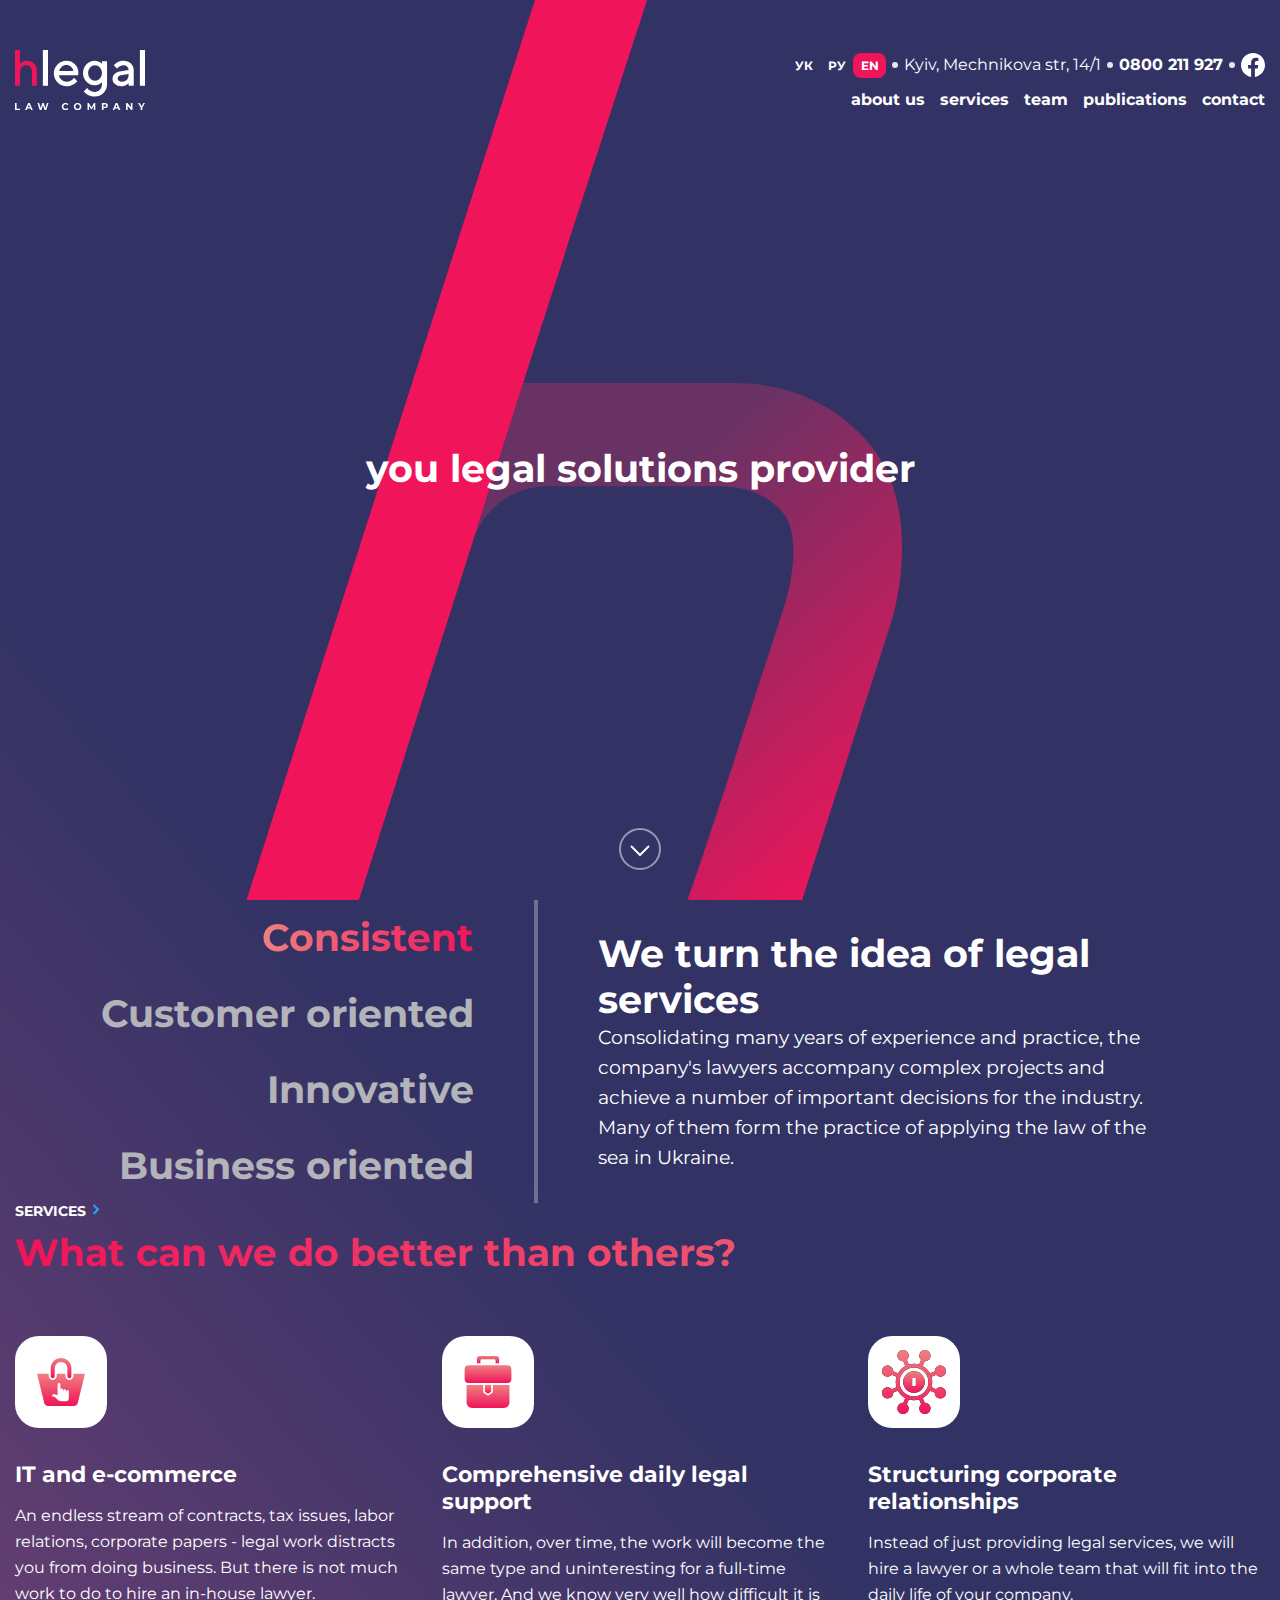
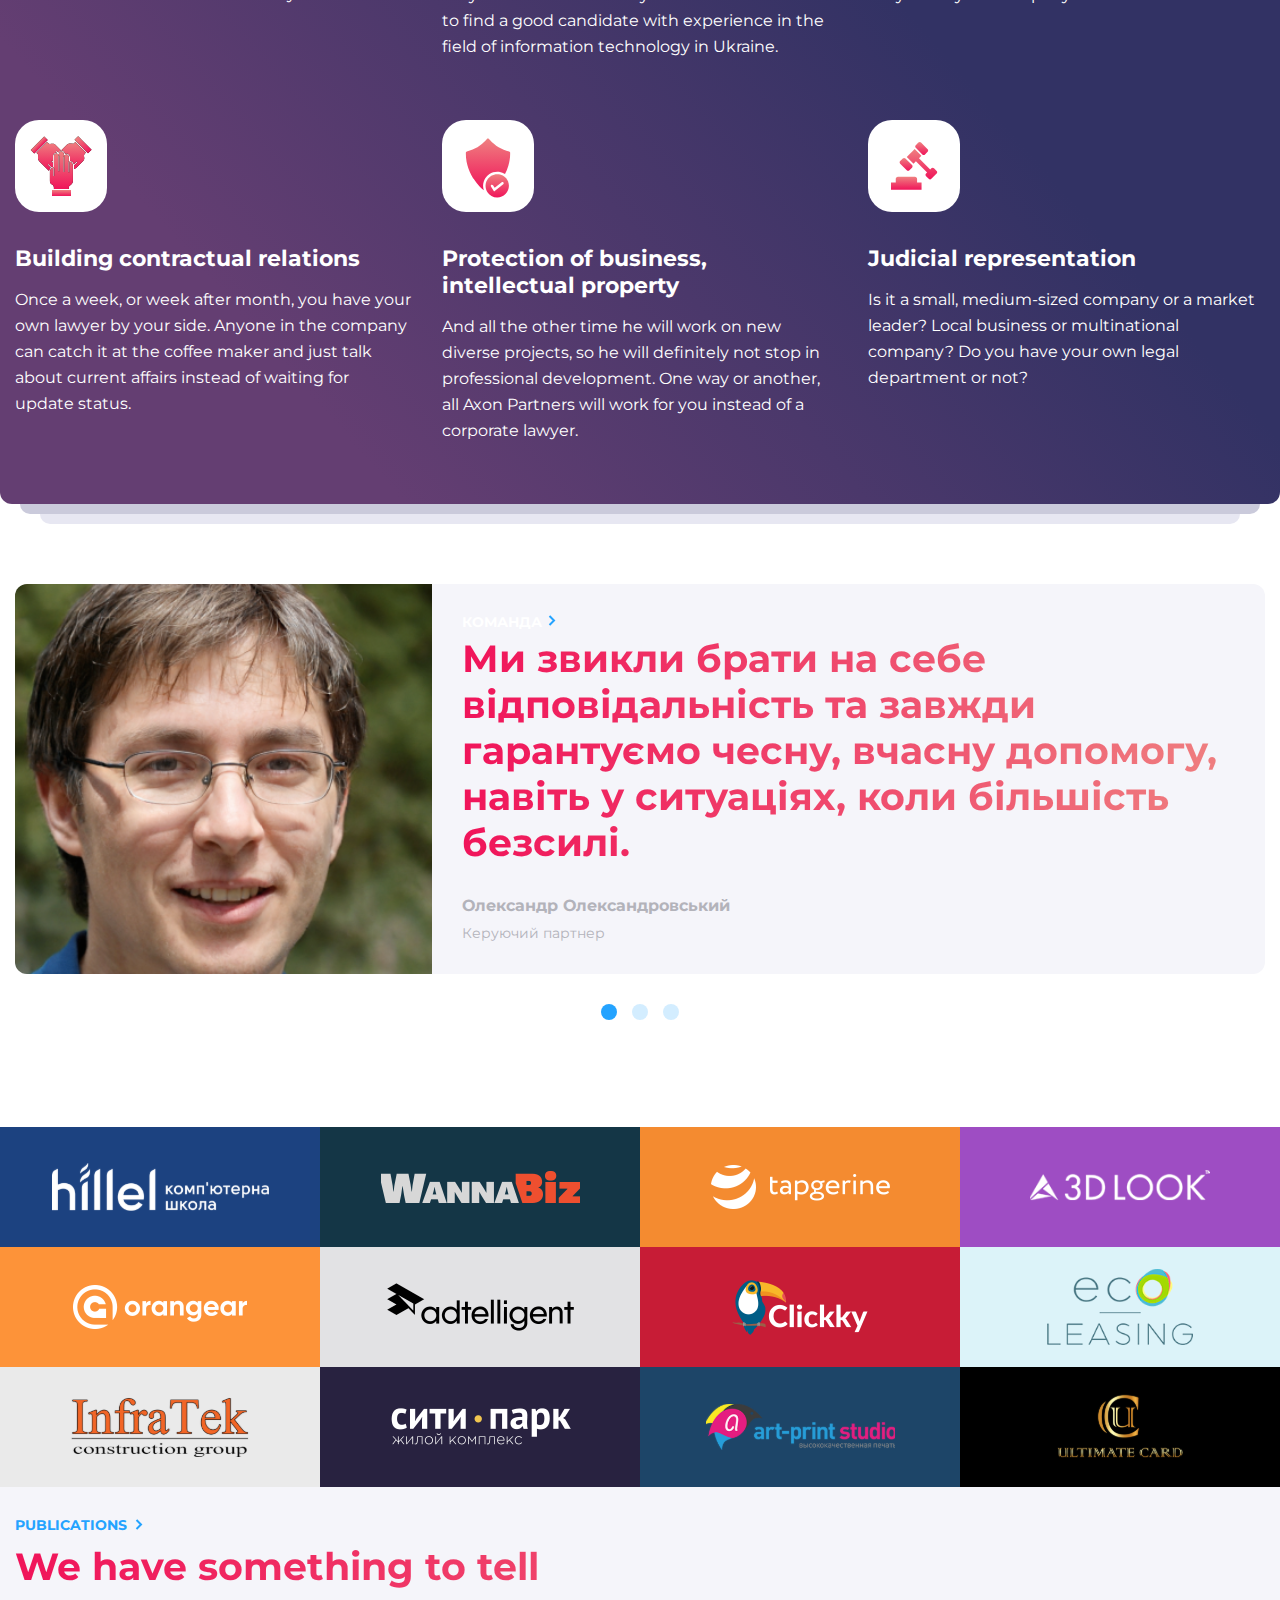
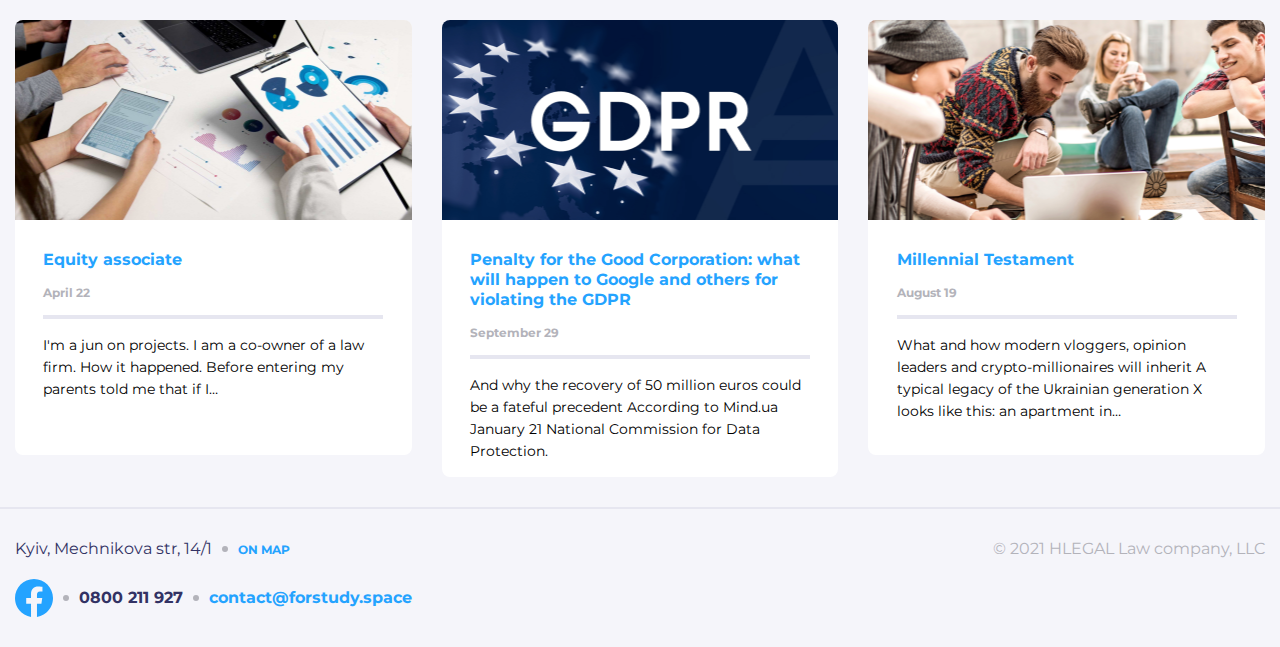
<file: index.html>
<!DOCTYPE html>
<html lang="en">

<head>
	<meta charset="UTF-8">
	<meta http-equiv="X-UA-Compatible"
		content="IE=edge">
	<meta name="viewport"
		content="width=device-width, initial-scale=1.0">
	<title>Hlegal</title>
	<link rel="preconnect"
		href="https://fonts.googleapis.com">
	<link rel="preconnect"
		href="https://fonts.gstatic.com"
		crossorigin>
	<link href="https://fonts.googleapis.com/css2?family=Montserrat:wght@400;700&display=swap"
		rel="stylesheet">
	<link rel="stylesheet"
		href="./styles/main.css">
</head>

<body>
	<header class="section-gradient">
		<div class="section-gradient__shadow section-gradient__shadow--1"></div>
		<div class="section-gradient__shadow section-gradient__shadow--2"></div>
		<input id="burger-btn"
			class="burger-btn"
			type="checkbox">
		<div class="mobile-navigation">
			<input id="mob-nav-close"
				class="mob-nav-close"
				type="checkbox">
			<label for="mob-nav-close"
				class="mob-nav-close__label"
				for=""></label>
			<ul class="mob-nav-close__list">
				<li><a class="mob-nav-close__item fw-bold"
						href="#">about us</a></li>
				<li><a class="mob-nav-close__item fw-bold"
						href="./pages/service-page.html">послуги</a></li>
				<li><a class="mob-nav-close__item fw-bold"
						href="#">команда</a></li>
				<li><a class="mob-nav-close__item fw-bold"
						href="#">публікації</a></li>
				<li><a class="mob-nav-close__item fw-bold"
						href="./pages/contact-form.html">контакти</a></li>
			</ul>
		</div>
		<div class="main-wrap">
			<div class="main-wrap-bg">
				<object class="main-wrap-bg__object"
					data="./assets/images/main/main-symbol.svg"
					type="">
				</object>
				<div class="header container">
					<div class="grid-header">
						<a class="grid-header__logo"
							href="./index.html"></a>
						<div class="grid-header__contacts">
							<form class="language-selection"
								enctype="multipart/form-data"
								method="post">
								<input value="ua"
									class="language-selection__btn"
									name="page-language"
									id="ua-language"
									type="radio">
								<label for="ua-language"
									class="language-selection__label txt-xtra-sm fw-bold">УК</label>
								<input value="ru"
									class="language-selection__btn"
									name="page-language"
									id="ru-language"
									type="radio">
								<label for="ru-language"
									class="language-selection__label txt-xtra-sm fw-bold">РУ</label>
								<input checked
									value="en"
									class="language-selection__btn"
									name="page-language"
									id="en-language"
									type="radio">
								<label for="en-language"
									class="language-selection__label txt-xtra-sm fw-bold">EN</label>
							</form>
							<div class="dot-separator"></div>
							<p class="header-row__header-txt header-row__header-txt--sm">
								Kyiv, Mechnikova str, 14/1
							</p>
							<object class="dot-separator"></object>
							<p
								class="phone_number header-row__header-txt header-row__header-mobile header-row__header-txt--bold fw-bold">
								0800 211 927
							</p>
							<object class="dot-separator"></object>
							<a class="grid-header__facebook-link"
								href="#"></a>
						</div>
						<div class="grid-header__navigation">
							<ul class="nav-list">
								<li class="nav-list--position"><a href="#"
										class="txt-regular-sm fw-bold">about us</a>
								</li>
								<li class="nav-list--position"><a href="./pages/service-page.html"
										class="txt-regular-sm fw-bold">services</a>
								</li>
								<li class="nav-list--position"><a href="#"
										class="txt-regular-sm fw-bold">team</a></li>
								<li class="nav-list--position"><a href="#"
										class="txt-regular-sm fw-bold">publications</a>
								</li>
								<li class="nav-list--position"><a href="./pages/contact-form.html"
										class="txt-regular-sm fw-bold">contact</a>
								</li>
							</ul>
						</div>
						<div class="grid-header__mobile-navigation">

							<label class="burger-btn__label"
								for="burger-btn"></label>
						</div>
					</div>
					<h3 class="second-section txt-large fw-bold tb-sm-mr">
						you legal solutions provider
					</h3>
					<a href="#services"
						class="circle-btn"></a>
				</div>
			</div>
		</div>
		<div class="third-section third-section--position container">
			<ul class="advantages">
				<input checked
					name="advantages"
					id="Consistent"
					type="radio">
				<label class="txt-large fw-bold advantages__list"
					for="Consistent">Consistent</label>
				<input name="advantages"
					id="Customer_oriented"
					type="radio">
				<label class="txt-large fw-bold advantages__list"
					for="Customer_oriented">Customer oriented</label>
				<input name="advantages"
					id="Innovative"
					type="radio">
				<label class="txt-large fw-bold advantages__list"
					for="Innovative">Innovative</label>
				<input name="advantages"
					id="Business_oriented"
					type="radio">
				<label class="txt-large fw-bold advantages__list"
					for="Business_oriented">Business oriented</label>
			</ul>
			<div class="third-section__separator-rectang"></div>
			<div class="advantages__box">
				<h4 class="txt-large fw-bold txt-regular-mobile">
					We turn the idea of legal services
				</h4>
				<p class="advantages__txt regular-up">
					Consolidating many years of experience and practice, the company's lawyers accompany complex projects and
					achieve a number of important decisions for the industry. Many of them form the practice of applying the law
					of the sea in Ukraine.
				</p>
			</div>
		</div>
		<div class="services services--position container">
			<div class="services__title">
				<a id="services"
					class="txt-sm txt-link fw-bold"
					href="#">Services<object data="./assets/images/main/blue-arrow.svg"
						type=""></object></a>
				<h4 class="services__subheading txt-large fw-bold txt-grad-purple">
					What can we do better than others?
				</h4>
			</div>
			<div class="services__cards">
				<div class="card col-4 col-sm-6 col-xsm-12">
					<object data="./assets/images/main/basket_symbol.svg"
						type=""></object>
					<h5 class="card__title card__title--position txt-bold fw-bold">
						IT and e-commerce
					</h5>
					<p class="card__txt card__txt--position txt-regular">
						An endless stream of contracts, tax issues, labor relations, corporate papers - legal work distracts you
						from doing business. But there is not much work to do to hire an in-house lawyer.
					</p>
				</div>
				<div class="card col-4 col-sm-6 col-xsm-12">
					<object data="./assets/images/main/diplomat-sybmol.svg"
						type=""></object>
					<h5 class="card__title card__title--position txt-bold fw-bold">
						Comprehensive daily
						legal support
					</h5>
					<p class="card__txt card__txt--position txt-regular">
						In addition, over time, the work will become the same type and uninteresting for a full-time lawyer. And
						we know very well how difficult it is to find a good candidate with experience in the field of
						information
						technology in Ukraine.
					</p>
				</div>
				<div class="card col-4 col-sm-6 col-xsm-12">
					<object data="./assets/images/main/structure-symbol.svg"
						type=""></object>
					<h5 class="card__title card__title--position txt-bold fw-bold">
						Structuring corporate relationships
					</h5>
					<p class="card__txt card__txt--position txt-regular">
						Instead of just providing legal services, we will hire a lawyer or a whole team that will fit into the
						daily life of your company.
					</p>
				</div>
				<div class="card col-4 col-sm-6 col-xsm-12">
					<object data="./assets/images/main/team-symbol.svg"
						type=""></object>
					<h5 class="card__title card__title--position txt-bold fw-bold">
						Building contractual relations
					</h5>
					<p class="card__txt card__txt--position txt-regular">
						Once a week, or week after month, you have your own lawyer by your side. Anyone in the company can catch
						it at the coffee maker and just talk about current affairs instead of waiting for update status.
					</p>
				</div>
				<div class="card col-4 col-sm-6 col-xsm-12">
					<object data="./assets/images/main/shield-symbol.svg"
						type=""></object>
					<h5 class="card__title card__title--position txt-bold fw-bold">
						Protection of business, intellectual property
					</h5>
					<p class="card__txt card__txt--position txt-regular">
						And all the other time he will work on new diverse projects, so he will definitely not stop in
						professional development. One way or another, all Axon Partners will work for you instead of a corporate
						lawyer.
					</p>
				</div>
				<div class="card col-4 col-sm-6 col-xsm-12">
					<object data="./assets/images/main/judjment-symbol.svg"
						type=""></object>
					<h5 class="card__title card__title--position txt-bold fw-bold">
						Judicial representation
					</h5>
					<p class="card__txt card__txt--position txt-regular">
						Is it a small, medium-sized company or a market leader? Local business or multinational company? Do you
						have your own legal department or not?
					</p>
				</div>
			</div>
		</div>
	</header>
	<main class="main">
		<div class="reviews container">
			<div class="review-card">
				<div class="review-card__img col-tbhd-6 col-4"></div>
				<div class="review  col-tbhd-6 col-8">
					<a class="txt-sm txt-link fw-bold txt-link--position"
						href="#">команда<object data="./assets/images/main/blue-arrow.svg"
							type=""></object></a>
					<h3 class="txt-large-mobile txt-large fw-bold review__paragraph review__paragraph--position">
						Ми звикли брати на себе відповідальність та завжди гарантуємо чесну, вчасну допомогу, навіть у ситуаціях,
						коли більшість безсилі.
					</h3>
					<h4 class="txt-regular-sm fw-bold review__name review__name--position">
						Олександр Олександровський
					</h4>
					<p class="txt-sm-up review__post review__post--position">
						Керуючий партнер
					</p>
				</div>
			</div>
			<div class="carousel">
				<input checked
					class="carousel__input"
					id="1"
					name="review-carousel"
					type="radio">
				<label class="carousel__btn"
					for="1"></label>
				<input class="carousel__input"
					id="2"
					name="review-carousel"
					type="radio">
				<label class="carousel__btn"
					for="2"></label>
				<input class="carousel__input"
					id="3"
					name="review-carousel"
					type="radio">
				<label class="carousel__btn"
					for="3"></label>
			</div>
		</div>
		<div class="partners">
			<h3 class="fw-bold txt-sm partners__title partners__title--position">
				They already trust us
			</h3>
			<div class="partners__box">
				<div class="partners__cell partners__cell--color-1 col-3 col-sm-4 col-xsm-12">
					<object class="partners__object"
						data="./assets/images/main/partners/hillel-logo.svg"
						type=""></object>
				</div>
				<div class="partners__cell partners__cell--color-2 col-3 col-sm-4 col-xsm-12">
					<object class="partners__object"
						data="./assets/images/main/partners/wanna_biz-logo.svg"
						type=""></object>
				</div>
				<div class="partners__cell partners__cell--color-3 col-3 col-sm-4 col-xsm-12">
					<object class="partners__object"
						data="./assets/images/main/partners/tapgerine-logo.svg"
						type=""></object>
				</div>
				<div class="partners__cell partners__cell--color-4 col-3 col-sm-4 col-xsm-12">
					<object class="partners__object"
						data="./assets/images/main/partners/3d_look-logo.svg"
						type=""></object>
				</div>
				<div class="partners__cell partners__cell--color-5 col-3 col-sm-4 col-xsm-12">
					<object class="partners__object"
						data="./assets/images/main/partners/orange_gear-logo.svg"
						type=""></object>
				</div>
				<div class="partners__cell partners__cell--color-6 col-3 col-sm-4 col-xsm-12">
					<object class="partners__object"
						data="./assets/images/main/partners/adtelligent-logo.svg"
						type=""></object>
				</div>
				<div class="partners__cell partners__cell--color-7 col-3 col-sm-4 col-xsm-12">
					<object class="partners__object"
						data="./assets/images/main/partners/clickky-logo.svg"
						type=""></object>
				</div>
				<div class="partners__cell partners__cell--color-8 col-3 col-sm-4 col-xsm-12">
					<object class="partners__object"
						data="./assets/images/main/partners/ecolease-logo.svg"
						type=""></object>
				</div>
				<div class="partners__cell partners__cell--color-9 col-3 col-sm-4 col-xsm-12">
					<object class="partners__object"
						data="./assets/images/main/partners/infra_tek-logo.svg"
						type=""></object>
				</div>
				<div class="partners__cell partners__cell--color-10 col-3 col-sm-4 col-xsm-12">
					<object class="partners__object"
						data="./assets/images/main/partners/city_park-logo.svg"
						type=""></object>
				</div>
				<div class="partners__cell partners__cell--color-11 col-3 col-sm-4 col-xsm-12">
					<object class="partners__object"
						data="./assets/images/main/partners/art_print-logo.svg"
						type=""></object>
				</div>
				<div class="partners__cell partners__cell--color-12 col-3 col-sm-4 col-xsm-12">
					<object class="partners__object"
						data="./assets/images/main/partners/altimate_card-logo.svg"
						type=""></object>
				</div>
			</div>
		</div>
		<div class="last-section__bg">
			<div class="last-section container">
				<a class="txt-sm txt-link fw-bold txt-link--position"
					href="#">Publications<object data="./assets/images/main/blue-arrow.svg"
						type=""></object></a>
				<h3 class="last-section__title fw-bold txt-large txt-grad-purple">
					We have something to tell
				</h3>
				<div class="last-section__cards">
					<div class="col-4 col-sm-6 col-sm-6--pad col-xsm-12">
						<div class="publication-card">
							<div class="publication-card__object publication-card__object--tablets"></div>
							<div class="publication-card__box">
								<h4 class="fw-bold txt-regular-sm publication-card__title publication-card__title--position">
									Equity associate
								</h4>
								<p class="txt-xtra-sm fw-bold publication-card__date publication-card__date--position">
									April 22
								</p>
								<P class="txt-sm-up publication-card__txt publication-card__txt--position">
									I'm a jun on projects. I am a co-owner of a law firm. How it happened. Before entering my parents told
									me
									that if I…
								</P>
							</div>
						</div>
					</div>
					<div class="col-4 col-sm-6 col-sm-6--pad col-xsm-12">
						<div class="publication-card">
							<div class="publication-card__object publication-card__object--gdpr"></div>
							<div class="publication-card__box">
								<h4 class="fw-bold txt-regular-sm publication-card__title publication-card__title--position">
									Penalty for the Good Corporation: what will happen to Google and others for violating the GDPR
								</h4>
								<p class="txt-xtra-sm fw-bold publication-card__date publication-card__date--position">
									September 29
								</p>
								<P class="txt-sm-up publication-card__txt publication-card__txt--position">
									And why the recovery of 50 million euros could be a fateful precedent According to Mind.ua January 21
									National Commission for Data Protection.
								</P>
							</div>
						</div>
					</div>
					<div class="col-4 col-sm-12 col-xsm-12">
						<div class="publication-card">
							<div class="publication-card__object publication-card__object--team"></div>
							<div class="publication-card__box">
								<h4 class="fw-bold txt-regular-sm publication-card__title publication-card__title--position">
									Millennial Testament
								</h4>
								<p class="txt-xtra-sm fw-bold publication-card__date publication-card__date--position">
									August 19
								</p>
								<P class="txt-sm-up publication-card__txt publication-card__txt--position">
									What and how modern vloggers, opinion leaders and crypto-millionaires will inherit A typical legacy of
									the
									Ukrainian generation X looks like this: an apartment in…
								</P>
							</div>
						</div>
					</div>
				</div>
			</div>
		</div>
	</main>
	<footer class="footer">
		<div class="footer-box container">
			<div>
				<div class="footer__row">
					<p class="txt-regular-sm footer__txt--night-sky">
						Kyiv, Mechnikova str, 14/1
					</p>
					<div class="footer__dot-separ"></div>
					<a class="txt-xtra-sm fw-bold footer__map"
						href="#">
						On map
					</a>
				</div>
				<div class="footer__row">
					<object data="./assets/images/footer/facebook_blue-logo.svg"
						type=""></object>
					<div class="footer__dot-separ"></div>
					<p class="txt-regular-sm fw-bold footer__txt--position footer__txt--night-sky">
						0800 211 927
					</p>
					<div class="footer__dot-separ"></div>
					<p class="txt-regular-sm fw-bold footer__txt--position footer__txt--blue">
						contact@forstudy.space
					</p>
				</div>
			</div>
			<p class="txt-regular-sm footer__copyright--position footer__copyright">
				© 2021 HLEGAL Law company, LLC
			</p>
		</div>
	</footer>
</body>

</html>
</file>
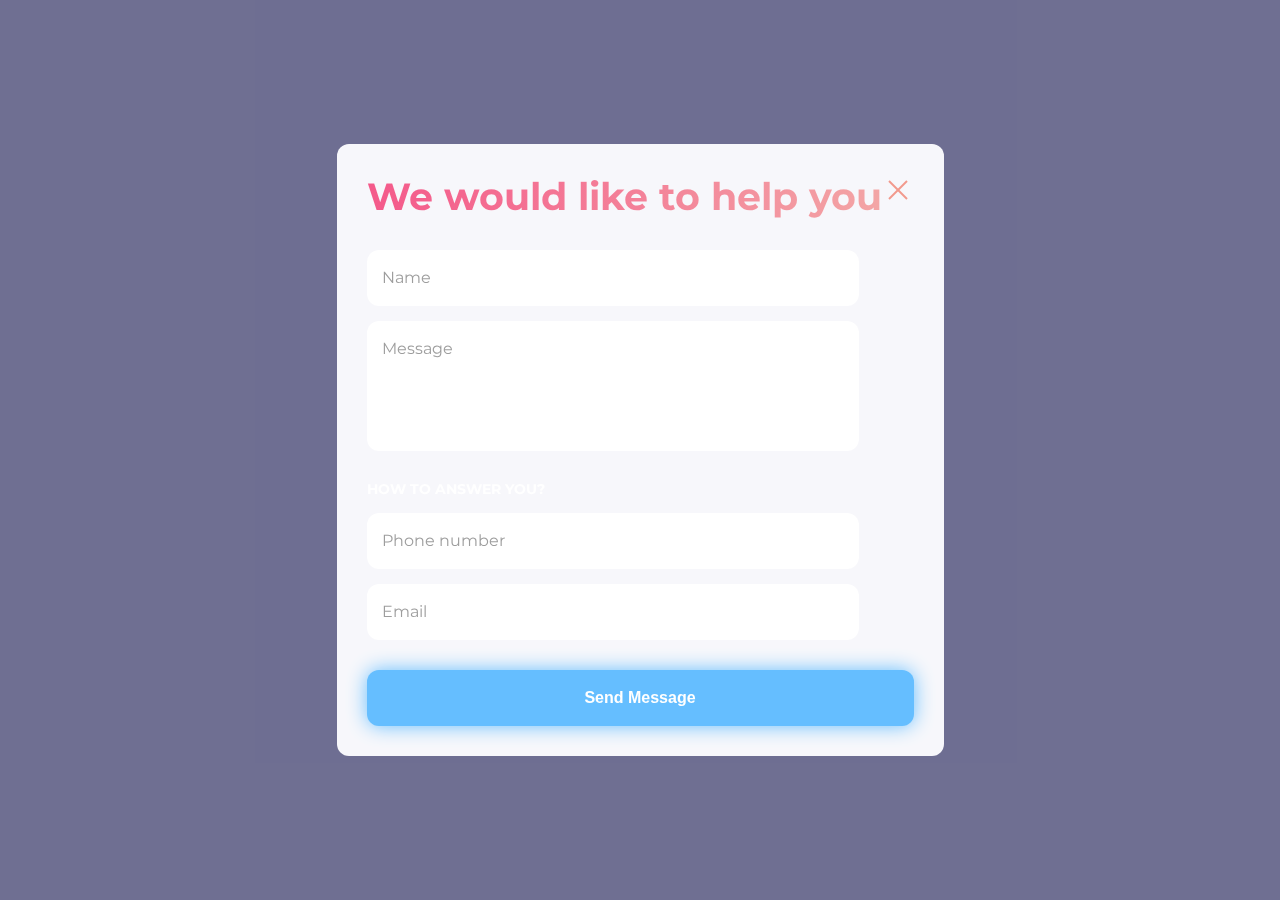
<file: pages/contact-form.html>
<!DOCTYPE html>
<html lang="en">

<head>
	<meta charset="UTF-8">
	<meta http-equiv="X-UA-Compatible"
		content="IE=edge">
	<meta name="viewport"
		content="width=device-width, initial-scale=1.0">
	<title>Contact form</title>
	<link rel="preconnect"
		href="https://fonts.googleapis.com">
	<link rel="preconnect"
		href="https://fonts.gstatic.com"
		crossorigin>
	<link href="https://fonts.googleapis.com/css2?family=Montserrat:wght@400;700&display=swap"
		rel="stylesheet">
	<link rel="stylesheet"
		href="../styles/main.css">
</head>

<body>
	<div class="contact-form__main">
		<div class="container">
			<div class="contact-form-box">
				<div class="contact-form-box__container">
					<div class="div">
						<h3 class="contact-form-box__subheading txt-large-mobile txt-large fw-bold txt-grad-purple">
							We would like to help you
						</h3>
						<a class="contact-form-box__close-btn"
							href="../index.html"></a>
					</div>
					<form class="contact-form"
						action="#"
						method="post"
						enctype="multipart/form-data">
						<input placeholder="Name"
							class="contact-form__input txt-regular"
							type="text">
						<input class="contact-form__input txt-regular contact-form__input--size"
							type="text"
							placeholder="Message"></input>
						<p class="contact-form__user-data txt-sm fw-bold contact-form__user-data--size">
							How to answer you?
						</p>
						<input placeholder="Phone number"
							class="contact-form__input txt-regular"
							type="text">
						<input placeholder="Email"
							class="contact-form__input txt-regular"
							type="text">
						<button class="contact-form__send-btn txt-regular-sm fw-bold contact-form__send-btn--size"
							type="submit">Send Message</button>
					</form>
				</div>
			</div>
		</div>
	</div>
</body>

</html>
</file>
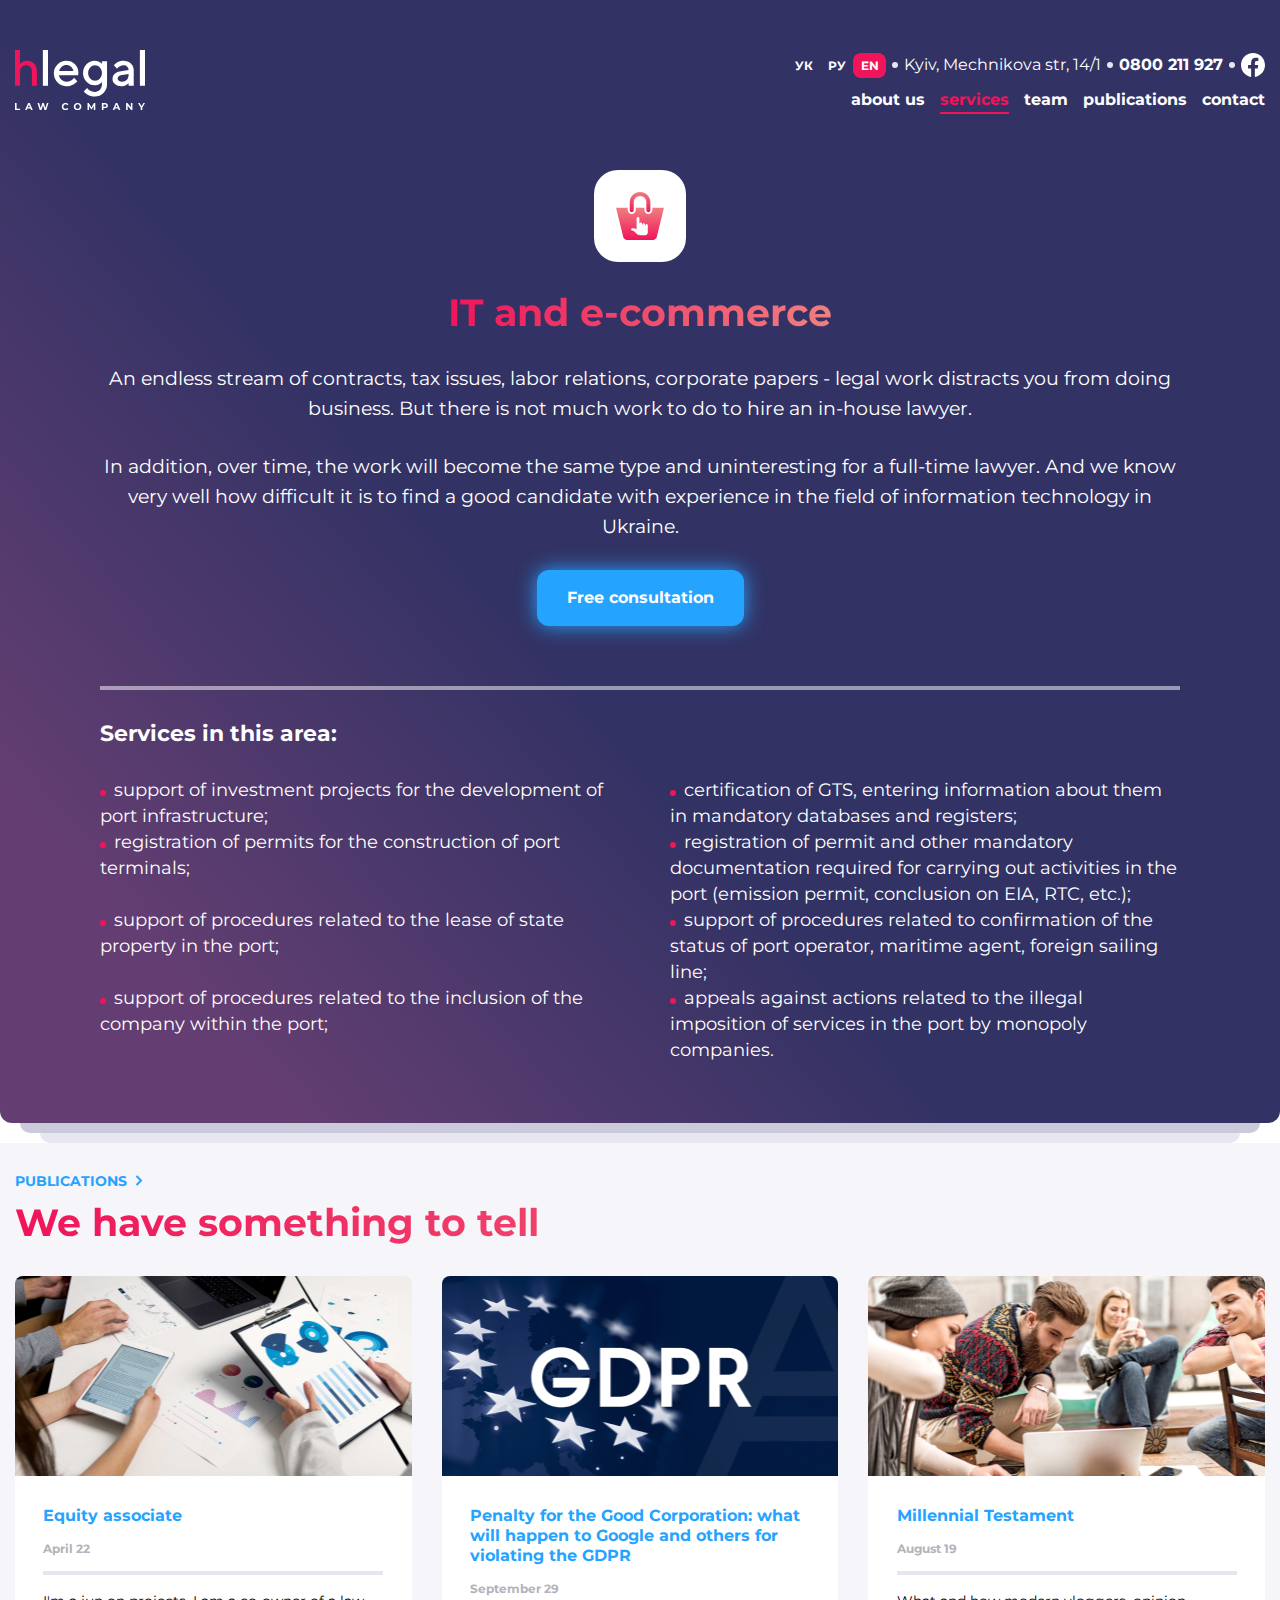
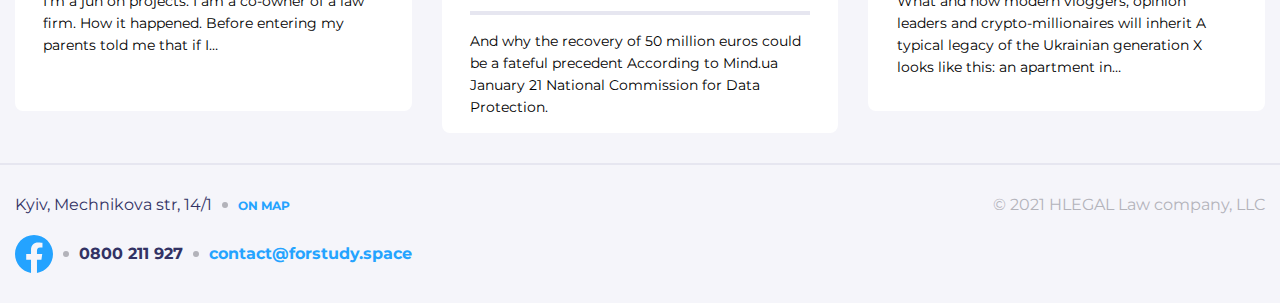
<file: pages/service-page.html>
<!DOCTYPE html>
<html lang="en">

<head>
	<meta charset="UTF-8">
	<meta http-equiv="X-UA-Compatible"
		content="IE=edge">
	<meta name="viewport"
		content="width=device-width, initial-scale=1.0">
	<title>Services</title>
	<link rel="preconnect"
		href="https://fonts.googleapis.com">
	<link rel="preconnect"
		href="https://fonts.gstatic.com"
		crossorigin>
	<link href="https://fonts.googleapis.com/css2?family=Montserrat:wght@400;700&display=swap"
		rel="stylesheet">
	<link rel="stylesheet"
		href="../styles/main.css">
</head>

<body>
	<header class="section-gradient">
		<div class="section-gradient__shadow section-gradient__shadow--1"></div>
		<div class="section-gradient__shadow section-gradient__shadow--2"></div>
		<input id="burger-btn"
			class="burger-btn"
			type="checkbox">
		<div class="mobile-navigation">
			<input id="mob-nav-close"
				class="mob-nav-close"
				type="checkbox">
			<label for="mob-nav-close"
				class="mob-nav-close__label"
				for=""></label>
			<ul class="mob-nav-close__list">
				<li><a class="mob-nav-close__item fw-bold"
						href="#">about us</a></li>
				<li><a class="mob-nav-close__item fw-bold"
						href="./pages/service-page.html">послуги</a></li>
				<li><a class="mob-nav-close__item fw-bold"
						href="#">команда</a></li>
				<li><a class="mob-nav-close__item fw-bold"
						href="#">публікації</a></li>
				<li><a class="mob-nav-close__item fw-bold"
						href="./pages/contact-form.html">контакти</a></li>
			</ul>
		</div>
		<div class="main-wrap">
			<div class="header container">
				<div class="grid-header">
					<a class="grid-header__logo grid-header__logo--serv"
						href="../index.html"></a>
					<div class="grid-header__contacts grid-header__contacts--serv">
						<form class="language-selection"
							enctype="multipart/form-data"
							method="post">
							<input value="ua"
								class="language-selection__btn"
								name="page-language"
								id="ua-language"
								type="radio">
							<label for="ua-language"
								class="language-selection__label txt-xtra-sm fw-bold">УК</label>
							<input value="ru"
								class="language-selection__btn"
								name="page-language"
								id="ru-language"
								type="radio">
							<label for="ru-language"
								class="language-selection__label txt-xtra-sm fw-bold">РУ</label>
							<input checked
								value="en"
								class="language-selection__btn"
								name="page-language"
								id="en-language"
								type="radio">
							<label for="en-language"
								class="language-selection__label txt-xtra-sm fw-bold">EN</label>
						</form>
						<div class="dot-separator"></div>
						<p class="header-row__header-txt header-row__header-txt--sm">
							Kyiv, Mechnikova str, 14/1
						</p>
						<object class="dot-separator"></object>
						<p
							class="phone_number header-row__header-txt header-row__header-mobile header-row__header-txt--bold fw-bold">
							0800 211 927
						</p>
						<object class="dot-separator"></object>
						<a class="grid-header__facebook-link"
							href="#"></a>
					</div>
					<div class="grid-header__navigation">
						<ul class="nav-list">
							<li class="nav-list--position"><a href="#"
									class="txt-regular-sm fw-bold">about us</a>
							</li>
							<li class="nav-list--position nav-list--active"><a href="../pages/service-page.html"
									class="txt-regular-sm fw-bold">services</a>
							</li>
							<li class="nav-list--position"><a href="#"
									class="txt-regular-sm fw-bold">team</a></li>
							<li class="nav-list--position"><a href="#"
									class="txt-regular-sm fw-bold">publications</a>
							</li>
							<li class="nav-list--position"><a href="../pages/contact-form.html"
									class="txt-regular-sm fw-bold">contact</a>
							</li>
						</ul>
					</div>
					<div class="grid-header__mobile-navigation grid-header__mobile-navigation--serv">
						<label class="burger-btn__label"
							for="burger-btn"></label>
					</div>
				</div>
				<div class="big-card big-card--mr">
					<object class="big-card__object"
						data="../assets/images/main/basket_symbol.svg"
						type=""></object>
					<h3 class="big-card__title fw-bold txt-large txt-grad-purple">
						IT and e-commerce
					</h3>
					<p class="big-card__paragraph big-card__paragraph--mr regular-up">
						An endless stream of contracts, tax issues, labor relations, corporate papers - legal work distracts you
						from doing business. But there is not much work to do to hire an in-house lawyer.
					</p>
					<p class="big-card__paragraph big-card__paragraph--mr regular-up">
						In addition, over time, the work will become the same type and uninteresting for a full-time lawyer. And we
						know very well how difficult it is to find a good candidate with experience in the field of information
						technology in Ukraine.
					</p>
					<a class="big-card__btn big-card__btn--mr fw-bold txt-regular-sm"
						href="../pages/contact-form.html">Free consultation</a>
				</div>
				<div class="services-list services-list--mr">
					<h4 class="fw-bold txt-bold">
						Services in this area:
					</h4>
					<ul class="services-list__box services-list__box--mr">
						<li class="services-list__item regular-services col-6">support of investment projects for the development of
							port
							infrastructure;
						</li>
						<li class="services-list__item regular-services col-6 col-xsm-12">certification of GTS, entering information
							about them
							in mandatory databases and registers;</li>
						<li class="services-list__item regular-services col-6 col-xsm-12">registration of permits for the
							construction of port
							terminals;</li>
						<li class="services-list__item regular-services col-6 col-xsm-12">registration of permit and other mandatory
							documentation required for carrying out activities in the
							port (emission permit, conclusion on EIA, RTC, etc.);</li>
						<li class="services-list__item regular-services col-6 col-xsm-12">support of procedures related to the lease
							of state
							property in the port;</li>
						<li class="services-list__item regular-services col-6 col-xsm-12">support of procedures related to
							confirmation of the
							status of port operator, maritime agent, foreign
							sailing line;</li>
						<li class="services-list__item regular-services col-6 col-xsm-12">support of procedures related to the
							inclusion of the
							company within the port;</li>
						<li class="services-list__item regular-services col-6 col-xsm-12">appeals against actions related to the
							illegal
							imposition of services in the port by monopoly companies.
						</li>
					</ul>
				</div>
			</div>
		</div>
		</div>
	</header>
	<main>
		<div class="last-section__bg">
			<div class="last-section container">
				<a class="txt-sm txt-link fw-bold txt-link--position"
					href="#">Publications<object data="../assets/images/main/blue-arrow.svg"
						type=""></object></a>
				<h3 class="last-section__title fw-bold txt-large txt-grad-purple">
					We have something to tell
				</h3>
				<div class="last-section__cards">
					<div class="col-4 col-sm-6 col-sm-6--pad col-xsm-12">
						<div class="publication-card">
							<div class="publication-card__object publication-card__object--tablets"></div>
							<div class="publication-card__box">
								<h4 class="fw-bold txt-regular-sm publication-card__title publication-card__title--position">
									Equity associate
								</h4>
								<p class="txt-xtra-sm fw-bold publication-card__date publication-card__date--position">
									April 22
								</p>
								<P class="txt-sm-up publication-card__txt publication-card__txt--position">
									I'm a jun on projects. I am a co-owner of a law firm. How it happened. Before entering my parents told
									me
									that if I…
								</P>
							</div>
						</div>
					</div>
					<div class="col-4 col-sm-6 col-sm-6--pad col-xsm-12">
						<div class="publication-card">
							<div class="publication-card__object publication-card__object--gdpr"></div>
							<div class="publication-card__box">
								<h4 class="fw-bold txt-regular-sm publication-card__title publication-card__title--position">
									Penalty for the Good Corporation: what will happen to Google and others for violating the GDPR
								</h4>
								<p class="txt-xtra-sm fw-bold publication-card__date publication-card__date--position">
									September 29
								</p>
								<P class="txt-sm-up publication-card__txt publication-card__txt--position">
									And why the recovery of 50 million euros could be a fateful precedent According to Mind.ua January 21
									National Commission for Data Protection.
								</P>
							</div>
						</div>
					</div>
					<div class="col-4 col-sm-12 col-xsm-12">
						<div class="publication-card">
							<div class="publication-card__object publication-card__object--team"></div>
							<div class="publication-card__box">
								<h4 class="fw-bold txt-regular-sm publication-card__title publication-card__title--position">
									Millennial Testament
								</h4>
								<p class="txt-xtra-sm fw-bold publication-card__date publication-card__date--position">
									August 19
								</p>
								<P class="txt-sm-up publication-card__txt publication-card__txt--position">
									What and how modern vloggers, opinion leaders and crypto-millionaires will inherit A typical legacy of
									the
									Ukrainian generation X looks like this: an apartment in…
								</P>
							</div>
						</div>
					</div>
				</div>
			</div>
		</div>
	</main>
	<footer class="footer">
		<div class="footer-box container">
			<div>
				<div class="footer__row">
					<p class="txt-regular-sm footer__txt--night-sky">
						Kyiv, Mechnikova str, 14/1
					</p>
					<div class="footer__dot-separ"></div>
					<a class="txt-xtra-sm fw-bold footer__map"
						href="#">
						On map
					</a>
				</div>
				<div class="footer__row">
					<object data="../assets/images/footer/facebook_blue-logo.svg"
						type=""></object>
					<div class="footer__dot-separ"></div>
					<p class="txt-regular-sm fw-bold footer__txt--position footer__txt--night-sky">
						0800 211 927
					</p>
					<div class="footer__dot-separ"></div>
					<p class="txt-regular-sm fw-bold footer__txt--position footer__txt--blue">
						contact@forstudy.space
					</p>
				</div>
			</div>
			<p class="txt-regular-sm footer__copyright--position footer__copyright">
				© 2021 HLEGAL Law company, LLC
			</p>
		</div>
	</footer>

</body>

</html>
</file>
<file: styles/main.css>
html, body, div, span, applet, object, iframe,
h1, h2, h3, h4, h5, h6, p, blockquote, pre,
a, abbr, acronym, address, big, cite, code,
del, dfn, em, img, ins, kbd, q, s, samp,
small, strike, strong, sub, sup, tt, var,
b, u, i, center,
dl, dt, dd, ol, ul, li,
fieldset, form, label, legend,
table, caption, tbody, tfoot, thead, tr, th, td,
article, aside, canvas, details, embed,
figure, figcaption, footer, header, hgroup,
menu, nav, output, ruby, section, summary,
time, mark, audio, video {
  margin: 0;
  padding: 0;
  border: 0;
  font-size: 100%;
  font: inherit;
  vertical-align: baseline;
  text-decoration: none;
}

* {
  box-sizing: border-box;
}

/* HTML5 display-role reset for older browsers */
article, aside, details, figcaption, figure,
footer, header, hgroup, menu, nav, section {
  display: block;
}

body {
  line-height: 1;
}

ol, ul {
  list-style: none;
}

blockquote, q {
  quotes: none;
}

blockquote:before, blockquote:after,
q:before, q:after {
  content: '';
  content: none;
}

table {
  border-collapse: collapse;
  border-spacing: 0;
}

body {
  font-family: 'Montserrat', sans-serif;
}

.col-1 {
  width: 8.33%;
  padding: 0 15px;
  flex-grow: 1;
}

.col-2 {
  width: 16.66%;
  padding: 0 15px;
  flex-grow: 1;
}

.col-3 {
  width: 24.99%;
  padding: 0 15px;
  flex-grow: 1;
}

.col-4 {
  width: 33.32%;
  padding: 0 15px;
  flex-grow: 1;
}

.col-5 {
  width: 41.65%;
  padding: 0 15px;
  flex-grow: 1;
}

.col-6 {
  width: 49.98%;
  padding: 0 15px;
  flex-grow: 1;
}

.col-7 {
  width: 58.31%;
  padding: 0 15px;
  flex-grow: 1;
}

.col-8 {
  width: 66.64%;
  padding: 0 15px;
  flex-grow: 1;
}

.col-9 {
  width: 74.97%;
  padding: 0 15px;
  flex-grow: 1;
}

.col-10 {
  width: 83.3%;
  padding: 0 15px;
  flex-grow: 1;
}

.col-11 {
  width: 91.63%;
  padding: 0 15px;
  flex-grow: 1;
}

.col-12 {
  width: 99.96%;
  padding: 0 15px;
  flex-grow: 1;
}

.container {
  max-width: 1320px;
  padding: 0 15px;
  margin: 0 auto;
}

.txt-xtra-sm {
  color: #fff;
  font-weight: 400;
  font-size: 12px;
  line-height: 15px;
}

.txt-sm {
  color: #fff;
  font-weight: 400;
  font-size: 14px;
  line-height: 17px;
}

.txt-sm-up {
  color: #fff;
  font-weight: 400;
  font-size: 14px;
  line-height: 22px;
}

.txt-regular-sm {
  color: #fff;
  font-weight: 400;
  font-size: 16px;
  line-height: 20px;
}

.txt-regular {
  color: #fff;
  font-weight: 400;
  font-size: 16px;
  line-height: 26px;
}

.regular-up {
  color: #fff;
  font-weight: 400;
  font-size: 19px;
  line-height: 30px;
}

.regular-services {
  color: #fff;
  font-weight: 400;
  font-size: 18px;
  line-height: 26px;
}

.txt-bold {
  color: #fff;
  font-weight: 400;
  font-size: 22px;
  line-height: 27px;
}

.txt-large {
  color: #fff;
  font-weight: 400;
  font-size: 38px;
  line-height: 46px;
}

.fw-bold {
  font-weight: 700;
}

.txt-grad-purple {
  background-image: linear-gradient(90deg, #F0145A, #EF8080);
  -webkit-background-clip: text;
  -webkit-text-fill-color: transparent;
}

.section-gradient {
  position: relative;
  min-height: calc(100vh - 20px);
  background: linear-gradient(229deg, #323264 12%, #323264 57%, #643E72 87%);
  border-radius: 0 0 12px 12px;
  margin-bottom: 20px;
}

.section-gradient__shadow {
  position: absolute;
  height: 10px;
  border-radius: 0 0 12px 12px;
}

.section-gradient__shadow--1 {
  background-color: #CACADB;
  bottom: -10px;
  left: 20px;
  width: calc(100% - 40px);
}

.section-gradient__shadow--2 {
  background-color: #E7E7F2;
  bottom: -20px;
  left: 40px;
  width: calc(100% - 80px);
}

.main-wrap {
  min-height: 100vh;
  position: relative;
}

.main-wrap-bg {
  min-height: 100vh;
  width: 100%;
  position: absolute;
  display: flex;
  align-items: stretch;
  justify-content: center;
  overflow-x: hidden;
}

.main-wrap-bg__object {
  position: absolute;
  min-height: 100vh;
}

.header {
  position: relative;
  width: 100%;
  display: flex;
  flex-direction: column;
  justify-content: space-between;
  align-items: center;
  z-index: 100;
}

.header div {
  color: white;
}

.grid-header {
  display: grid;
  width: 100%;
  padding-top: 50px;
  justify-content: space-between;
  grid-template-columns: repeat(2, 1fr);
  grid-template-rows: repeat(2, 1fr);
  grid-template-areas: "logo contacts"
 "logo navigation";
}

.grid-header__logo {
  grid-area: logo;
  width: 130px;
  height: 60px;
  background-position: center;
  background-repeat: no-repeat;
  background-image: url(../assets/images/header/hlegal-logo.svg);
}

.grid-header__contacts {
  grid-area: contacts;
  display: flex;
  align-items: center;
  justify-content: flex-end;
}

.grid-header__contacts .language-selection {
  display: flex;
}

.grid-header__contacts .language-selection__btn {
  display: none;
}

.grid-header__contacts .language-selection__label {
  display: flex;
  align-items: center;
  justify-content: center;
  background-color: transparent;
  border: none;
  width: 33px;
  height: 25px;
}

.grid-header__contacts .language-selection__btn:checked + .language-selection__label {
  background-color: #F0145A;
  border-radius: 8px;
}

.grid-header__contacts .language-selection__label:hover {
  background-color: #F0145A;
  border-radius: 8px;
  transition: 0.3s;
}

.grid-header__contacts .dot-separator {
  width: 6px;
  height: 6px;
  border-radius: 50%;
  background-color: #E6E6F0;
  margin: 0 6px;
}

.grid-header__facebook-link {
  width: 24px;
  height: 24px;
  background-image: url(../assets/images/header/facebook_white.svg);
  background-position: center;
}

.grid-header__navigation {
  grid-area: navigation;
  display: flex;
  align-items: center;
  justify-content: flex-end;
  margin-top: 10px;
}

.grid-header__navigation .nav-list {
  display: flex;
}

.grid-header__navigation .nav-list--position {
  margin-left: 15px;
}

.grid-header__navigation .nav-list a {
  padding-bottom: 3px;
  border-bottom: 2px solid transparent;
}

.grid-header__navigation .nav-list a:hover {
  color: #F0145A;
  border-color: #F0145A;
}

.grid-header__mobile-navigation {
  grid-area: mobile-navigation;
  display: none;
}

.burger-btn {
  display: none;
}

.burger-btn__label {
  display: block;
  width: 32px;
  height: 32px;
  background-position: center;
  background-repeat: no-repeat;
  background-image: url(../../assets/images/header/nav-list_hamburger.svg);
}

.mobile-navigation {
  display: none;
  position: fixed;
  background-color: #fff;
  border-radius: 12px 12px 0 0;
  z-index: 10000;
  min-width: 92%;
  height: fit-content;
  left: 50%;
  bottom: 0vh;
  transform: translate(-50%);
  margin: 0 auto;
}

.mobile-navigation .mob-nav-close {
  display: none;
}

.mobile-navigation .mob-nav-close__label {
  display: block;
  background-image: url(../assets/images/header/close_btn_cross.svg);
  background-position: center;
  height: 32px;
  width: 32px;
  margin: 19px 19px 0 auto;
}

.mobile-navigation .mob-nav-close__label:hover {
  border: 1px solid #F0145A;
  border-radius: 7px;
}

.mobile-navigation .mob-nav-close__list {
  padding: 22px;
  text-align: center;
}

.mobile-navigation .mob-nav-close__list li {
  padding-top: 15px;
}

.mobile-navigation .mob-nav-close__item {
  display: block;
  color: #24A3FF;
  background-color: #F5F5FA;
  border-radius: 12px;
  font-size: 24px;
  line-height: 29px;
  padding: 7px 0;
}

.mobile-navigation .mob-nav-close__item:hover {
  color: #F0145A;
  background-color: #E6E6F0;
}

.mob-nav-close:checked + .mobile-navigation {
  display: none;
}

.circle-btn {
  width: 42px;
  height: 42px;
  background-color: transparent;
  background-image: url(../assets/images/main/circle-btn.svg);
  background-size: cover;
  background-repeat: no-repeat;
  margin-bottom: 30px;
}

.circle-btn:hover {
  background-image: url(../assets/images/main/circle-btn-active.svg);
}

.third-section {
  display: flex;
  align-items: center;
  justify-content: center;
  width: 100%;
}

.third-section--position {
  padding-left: 120px;
  margin-top: 90px;
}

.third-section__separator-rectang {
  width: 4px;
  height: 303px;
  background-color: #fff;
  opacity: 0.3;
  margin: 0 60px;
}

.third-section .advantages__list {
  color: #B3B3BA;
}

.advantages {
  display: flex;
  flex-direction: column;
  align-items: flex-end;
}

.advantages__box {
  max-width: 581px;
}

.advantages__list {
  margin-top: 30px;
  text-align: end;
}

.advantages__list:hover {
  color: #F0145A;
}

.advantages__list:nth-child(2) {
  margin-top: 0;
}

.advantages input {
  display: none;
}

.advantages input[type="radio"]:checked + .advantages__list {
  background-image: linear-gradient(270deg, #F0145A, #EF8080);
  -webkit-background-clip: text;
  -webkit-text-fill-color: transparent;
}

.services {
  display: flex;
  flex-direction: column;
  width: 100%;
}

.services--position {
  margin-top: 60px;
}

.services__title {
  display: flex;
  flex-direction: column;
}

.services__subheading {
  margin-top: 10px;
}

.txt-link {
  color: #24A3FF;
  text-transform: uppercase;
}

.txt-link object {
  margin-left: 4px;
}

.services__cards {
  display: flex;
  flex-wrap: wrap;
  margin: 0 -15px;
  margin-bottom: 60px;
}

.card {
  margin-top: 60px;
}

.card__title {
  color: #24A3FF;
}

.card__title--position {
  margin-top: 30px;
}

.card__txt--position {
  margin-top: 15px;
}

@media (max-width: 768px) {
  .grid-header {
    display: grid;
    grid-template-areas: "first-row"
 "logo"
 "second-row";
    grid-template-columns: 1fr;
  }
  .grid-header__logo, .grid-header__second-row {
    margin-top: 30px;
  }
}

.contact-form__main {
  display: flex;
  justify-content: center;
  align-items: center;
  height: 100vh;
  background-color: #323264;
  opacity: 0.7;
}

.contact-form-box {
  background-color: #F5F5FA;
  max-width: 650px;
  min-height: 612px;
  border-radius: 12px;
}

.contact-form-box__container {
  display: flex;
  flex-direction: column;
  box-sizing: content-box;
  max-width: 590px;
  margin: 0 auto;
  padding: 0 30px;
  padding-bottom: 30px;
}

.contact-form-box__subheading {
  max-width: 517px;
  margin: 30px 0 15px 0;
}

.contact-form-box__close-btn {
  width: 32px;
  height: 32px;
  background-image: url(../assets/images/header/close_btn_cross.svg);
  background-position: center;
  border: 1px solid transparent;
  right: 1px;
  top: 1px;
}

.contact-form-box__close-btn:hover {
  border: 1px solid #F0145A;
  border-radius: 8px;
  cursor: pointer;
}

.div {
  display: flex;
  align-items: center;
  justify-content: space-between;
}

.contact-form {
  display: flex;
  flex-direction: column;
  margin: 0 auto;
  width: 100%;
}

.contact-form__input {
  border: none;
  border-radius: 12px;
  padding: 15px 0 15px 15px;
  width: 90%;
  margin-top: 15px;
  font-family: 'Montserrat', sans-serif;
  resize: none;
}

.contact-form__input--size {
  padding: 15px 0 89px 15px;
}

.contact-form__input__input::placeholder {
  font-family: 'Montserrat', sans-serif;
  font-style: 400;
  font-size: 16px;
  line-height: 26px;
}

.contact-form__input:focus {
  outline: #24A3FF solid 1px;
}

.contact-form__user-data {
  color: #B3B3BA;
  text-transform: uppercase;
}

.contact-form__user-data--size {
  margin-top: 30px;
}

.contact-form__send-btn {
  background-color: #24A3FF;
  border: none;
  border-radius: 12px;
  padding-top: 18px;
  padding-bottom: 18px;
  box-shadow: 0px 0px 20px #24A3FF;
  cursor: pointer;
}

.contact-form__send-btn--size {
  margin-top: 30px;
}

.main {
  flex-grow: 1;
}

.reviews {
  display: flex;
  flex-direction: column;
}

.review-card {
  display: flex;
  background-color: #F5F5FA;
  border-radius: 12px;
  margin-top: 60px;
}

.review-card__img {
  background-image: url(../assets/images/main/aleksandr-photo.png);
  background-size: contain;
  background-repeat: no-repeat;
  background-size: cover;
  background-position: center;
  border-radius: 12px 0 0 12px;
}

.review-card .review {
  display: flex;
  flex-direction: column;
  padding: 30px;
}

.review-card .review__paragraph {
  background-image: linear-gradient(90deg, #F0145A, #EF8080);
  -webkit-background-clip: text;
  -webkit-text-fill-color: transparent;
}

.review-card .review__paragraph--position {
  margin-top: 5px;
}

.review-card .review__name {
  color: #B3B3BA;
}

.review-card .review__name--position {
  margin-top: 30px;
}

.review-card .review__post {
  color: #B3B3BA;
}

.review-card .review__post--position {
  margin-top: 6px;
}

.carousel {
  display: flex;
  justify-content: space-between;
  width: 78px;
  margin: 0 auto;
  margin-top: 30px;
}

.carousel__btn {
  width: 16px;
  height: 16px;
  border-radius: 50%;
  background-color: #24A3FF;
  opacity: 0.2;
}

.carousel__btn:hover,
.carousel :checked {
  opacity: 1;
}

input.carousel__btn:nth-child(2) {
  margin: 0 15px;
}

.carousel__input {
  display: none;
}

.carousel__input:checked + .carousel__btn {
  opacity: 1;
}

.partners {
  display: flex;
  flex-direction: column;
}

.partners__title {
  color: #323264;
  text-transform: uppercase;
  text-align: center;
}

.partners__title--position {
  margin-top: 60px;
}

.partners__box {
  margin-top: 30px;
  display: flex;
  flex-wrap: wrap;
}

.partners__cell {
  height: 120px;
  display: flex;
  justify-content: center;
  align-items: center;
  box-sizing: border-box;
}

.partners__cell--color-1 {
  background-color: #1C4280;
}

.partners__cell--color-2 {
  background-color: #143646;
}

.partners__cell--color-3 {
  background-color: #F48B30;
}

.partners__cell--color-4 {
  background-color: #9E4DC3;
}

.partners__cell--color-5 {
  background-color: #FD9339;
}

.partners__cell--color-6 {
  background-color: #E2E2E4;
}

.partners__cell--color-7 {
  background-color: #C71C36;
}

.partners__cell--color-8 {
  background-color: #DCF3F9;
}

.partners__cell--color-9 {
  background-color: #EAEAEA;
}

.partners__cell--color-10 {
  background-color: #282240;
}

.partners__cell--color-11 {
  background-color: #1D4568;
}

.partners__cell--color-12 {
  background-color: #000;
}

.last-section {
  display: flex;
  flex-direction: column;
}

.last-section__bg {
  background-color: #F5F5FA;
  padding: 30px 0;
}

.last-section__cards {
  display: flex;
  flex-wrap: wrap;
  margin: 0 -15px;
  margin-top: 30px;
}

.last-section__cards .publication-card {
  display: flex;
  flex-direction: column;
}

.last-section__title {
  margin-top: 10px;
}

.publication-card {
  display: flex;
  flex-direction: column;
  align-items: center;
  background-color: #fff;
  border-radius: 8px;
  min-height: 420px;
  padding-bottom: 15px;
  box-sizing: content-box;
}

.publication-card__object {
  min-height: 200px;
  width: 100%;
  background-size: cover;
  background-repeat: no-repeat;
  background-position: center;
  border-radius: 8px 8px 0 0;
}

.publication-card__object--tablets {
  background-image: url(../assets/images/main/tablets-in-hands.jpg);
}

.publication-card__object--gdpr {
  background-image: url(../assets/images/main/GDPR.png);
}

.publication-card__object--team {
  background-image: url(../assets/images/main/team.png);
}

.publication-card__box {
  max-width: 360px;
}

.publication-card__title {
  color: #24A3FF;
}

.publication-card__title--position {
  margin-top: 30px;
  padding: 0 10px;
}

.publication-card__date {
  color: #B3B3BA;
}

.publication-card__date--position {
  margin: 15px 10px 0;
  padding-bottom: 15px;
  border-bottom: 4px solid #E6E6F0;
}

.publication-card__txt {
  color: #000;
}

.publication-card__txt--position {
  margin-top: 15px;
  padding: 0 10px;
}

.footer {
  background-color: #F5F5FA;
  padding-bottom: 30px;
}

.footer__row {
  display: flex;
  align-items: center;
}

.footer__row:nth-child(2) {
  margin-top: 20px;
}

.footer__txt--night-sky {
  color: #323264;
}

.footer__txt--blue {
  color: #24A3FF;
}

.footer__map {
  color: #24A3FF;
  text-transform: uppercase;
}

.footer__dot-separ {
  height: 6px;
  width: 6px;
  border-radius: 50%;
  background-color: #B3B3BA;
  margin: 0 10px;
}

.footer__copyright {
  color: #B3B3BA;
  align-self: flex-start;
}

.footer-box {
  display: flex;
  justify-content: space-between;
  border-top: 2px solid #E6E6F0;
  padding-top: 30px;
}

html, body, div, span, applet, object, iframe,
h1, h2, h3, h4, h5, h6, p, blockquote, pre,
a, abbr, acronym, address, big, cite, code,
del, dfn, em, img, ins, kbd, q, s, samp,
small, strike, strong, sub, sup, tt, var,
b, u, i, center,
dl, dt, dd, ol, ul, li,
fieldset, form, label, legend,
table, caption, tbody, tfoot, thead, tr, th, td,
article, aside, canvas, details, embed,
figure, figcaption, footer, header, hgroup,
menu, nav, output, ruby, section, summary,
time, mark, audio, video {
  margin: 0;
  padding: 0;
  border: 0;
  font-size: 100%;
  font: inherit;
  vertical-align: baseline;
  text-decoration: none;
}

* {
  box-sizing: border-box;
}

/* HTML5 display-role reset for older browsers */
article, aside, details, figcaption, figure,
footer, header, hgroup, menu, nav, section {
  display: block;
}

body {
  line-height: 1;
}

ol, ul {
  list-style: none;
}

blockquote, q {
  quotes: none;
}

blockquote:before, blockquote:after,
q:before, q:after {
  content: '';
  content: none;
}

table {
  border-collapse: collapse;
  border-spacing: 0;
}

body {
  font-family: 'Montserrat', sans-serif;
}

.col-1 {
  width: 8.33%;
  padding: 0 15px;
  flex-grow: 1;
}

.col-2 {
  width: 16.66%;
  padding: 0 15px;
  flex-grow: 1;
}

.col-3 {
  width: 24.99%;
  padding: 0 15px;
  flex-grow: 1;
}

.col-4 {
  width: 33.32%;
  padding: 0 15px;
  flex-grow: 1;
}

.col-5 {
  width: 41.65%;
  padding: 0 15px;
  flex-grow: 1;
}

.col-6 {
  width: 49.98%;
  padding: 0 15px;
  flex-grow: 1;
}

.col-7 {
  width: 58.31%;
  padding: 0 15px;
  flex-grow: 1;
}

.col-8 {
  width: 66.64%;
  padding: 0 15px;
  flex-grow: 1;
}

.col-9 {
  width: 74.97%;
  padding: 0 15px;
  flex-grow: 1;
}

.col-10 {
  width: 83.3%;
  padding: 0 15px;
  flex-grow: 1;
}

.col-11 {
  width: 91.63%;
  padding: 0 15px;
  flex-grow: 1;
}

.col-12 {
  width: 99.96%;
  padding: 0 15px;
  flex-grow: 1;
}

.container {
  max-width: 1320px;
  padding: 0 15px;
  margin: 0 auto;
}

.txt-xtra-sm {
  color: #fff;
  font-weight: 400;
  font-size: 12px;
  line-height: 15px;
}

.txt-sm {
  color: #fff;
  font-weight: 400;
  font-size: 14px;
  line-height: 17px;
}

.txt-sm-up {
  color: #fff;
  font-weight: 400;
  font-size: 14px;
  line-height: 22px;
}

.txt-regular-sm {
  color: #fff;
  font-weight: 400;
  font-size: 16px;
  line-height: 20px;
}

.txt-regular {
  color: #fff;
  font-weight: 400;
  font-size: 16px;
  line-height: 26px;
}

.regular-up {
  color: #fff;
  font-weight: 400;
  font-size: 19px;
  line-height: 30px;
}

.regular-services {
  color: #fff;
  font-weight: 400;
  font-size: 18px;
  line-height: 26px;
}

.txt-bold {
  color: #fff;
  font-weight: 400;
  font-size: 22px;
  line-height: 27px;
}

.txt-large {
  color: #fff;
  font-weight: 400;
  font-size: 38px;
  line-height: 46px;
}

.fw-bold {
  font-weight: 700;
}

.txt-grad-purple {
  background-image: linear-gradient(90deg, #F0145A, #EF8080);
  -webkit-background-clip: text;
  -webkit-text-fill-color: transparent;
}

.section-gradient {
  position: relative;
  min-height: calc(100vh - 20px);
  background: linear-gradient(229deg, #323264 12%, #323264 57%, #643E72 87%);
  border-radius: 0 0 12px 12px;
  margin-bottom: 20px;
}

.section-gradient__shadow {
  position: absolute;
  height: 10px;
  border-radius: 0 0 12px 12px;
}

.section-gradient__shadow--1 {
  background-color: #CACADB;
  bottom: -10px;
  left: 20px;
  width: calc(100% - 40px);
}

.section-gradient__shadow--2 {
  background-color: #E7E7F2;
  bottom: -20px;
  left: 40px;
  width: calc(100% - 80px);
}

.main-wrap {
  min-height: 100vh;
  position: relative;
}

.header {
  position: relative;
  width: 100%;
  display: flex;
  flex-direction: column;
  justify-content: space-between;
  align-items: center;
  z-index: 100;
}

.header div {
  color: white;
}

.grid-header {
  display: grid;
  width: 100%;
  padding-top: 50px;
  justify-content: space-between;
  grid-template-columns: repeat(2, 1fr);
  grid-template-rows: repeat(2, 1fr);
  grid-template-areas: "logo contacts"
 "logo navigation";
}

.grid-header__logo {
  grid-area: logo;
  background-image: url(../assets/images/header/hlegal-logo.svg);
}

.grid-header__contacts {
  grid-area: contacts;
  display: flex;
  align-items: center;
  justify-content: flex-end;
}

.grid-header__contacts .language-selection {
  display: flex;
}

.grid-header__contacts .language-selection__btn {
  display: none;
}

.grid-header__contacts .language-selection__label {
  display: flex;
  align-items: center;
  justify-content: center;
  background-color: transparent;
  border: none;
  width: 33px;
  height: 25px;
}

.grid-header__contacts .language-selection__btn:checked + .language-selection__label {
  background-color: #F0145A;
  border-radius: 8px;
}

.grid-header__contacts .language-selection__label:hover {
  background-color: #F0145A;
  border-radius: 8px;
  transition: 0.3s;
}

.grid-header__contacts .dot-separator {
  width: 6px;
  height: 6px;
  border-radius: 50%;
  background-color: #E6E6F0;
  margin: 0 6px;
}

.grid-header__facebook-link {
  width: 24px;
  height: 24px;
  background-image: url(../assets/images/header/facebook_white.svg);
  background-position: center;
}

.grid-header__navigation {
  grid-area: navigation;
  display: flex;
  align-items: center;
  justify-content: flex-end;
  margin-top: 10px;
}

.grid-header__navigation .nav-list {
  display: flex;
}

.grid-header__navigation .nav-list--position {
  margin-left: 15px;
}

.grid-header__navigation .nav-list a {
  padding-bottom: 3px;
  border-bottom: 2px solid transparent;
}

.grid-header__navigation .nav-list a:hover {
  color: #F0145A;
  border-color: #F0145A;
}

.grid-header__navigation .nav-list--active a {
  color: #F0145A;
  border-color: #F0145A;
}

.grid-header__mobile-navigation {
  grid-area: mobile-navigation;
  display: none;
}

.burger-btn {
  display: none;
}

.burger-btn__label {
  display: block;
  width: 32px;
  height: 32px;
  background-position: center;
  background-repeat: no-repeat;
  background-image: url(../assets/images/header/nav-list_hamburger.svg);
}

.big-card {
  display: flex;
  flex-direction: column;
  align-items: center;
  max-width: 1080px;
}

.big-card--mr {
  margin-top: 60px;
}

.big-card__title {
  margin-top: 28px;
  text-align: center;
}

.big-card__paragraph {
  text-align: center;
}

.big-card__paragraph--mr {
  margin-top: 28px;
}

.big-card__btn {
  padding: 18px 30px;
  background-color: #24A3FF;
  border-radius: 12px;
  box-shadow: 0px 0px 20px #24A3FF;
}

.big-card__btn--mr {
  margin-top: 28px;
}

.services-list {
  display: flex;
  flex-direction: column;
  padding: 30px 0 60px 0;
  max-width: 1080px;
  border-top: 4px solid rgba(255, 255, 255, 0.5);
}

.services-list--mr {
  margin-top: 60px;
}

.services-list__box {
  display: flex;
  flex-wrap: wrap;
}

.services-list__box--mr {
  margin-top: 30px;
  margin-left: -30px;
  margin-right: -30px;
}

.services-list__item {
  padding: 0 30px;
}

.services-list__item::before {
  content: '';
  display: inline-block;
  width: 6px;
  height: 6px;
  background-color: #F0145A;
  border-radius: 50%;
  margin-right: 8px;
}

.main {
  flex-grow: 1;
}

.last-section {
  display: flex;
  flex-direction: column;
}

.last-section__bg {
  background-color: #F5F5FA;
  padding: 30px 0;
}

.last-section__cards {
  display: flex;
  flex-wrap: wrap;
  margin: 0 -15px;
  margin-top: 30px;
}

.last-section__cards .publication-card {
  display: flex;
  flex-direction: column;
}

.last-section__title {
  margin-top: 10px;
}

.last-section > a {
  color: #24A3FF;
}

.last-section object {
  position: relative;
  top: 1px;
  left: 2px;
}

.publication-card {
  display: flex;
  flex-direction: column;
  align-items: center;
  background-color: #fff;
  border-radius: 8px;
  min-height: 420px;
  padding-bottom: 15px;
  box-sizing: content-box;
}

.publication-card__object {
  min-height: 200px;
  width: 100%;
  background-size: cover;
  background-repeat: no-repeat;
  background-position: center;
  border-radius: 8px 8px 0 0;
}

.publication-card__object--tablets {
  background-image: url(../assets/images/main/tablets-in-hands.jpg);
}

.publication-card__object--gdpr {
  background-image: url(../assets/images/main/GDPR.png);
}

.publication-card__object--team {
  background-image: url(../assets/images/main/team.png);
}

.publication-card__box {
  max-width: 360px;
}

.publication-card__title {
  color: #24A3FF;
}

.publication-card__title--position {
  margin-top: 30px;
  padding: 0 10px;
}

.publication-card__date {
  color: #B3B3BA;
}

.publication-card__date--position {
  margin: 15px 10px 0;
  padding-bottom: 15px;
  border-bottom: 4px solid #E6E6F0;
}

.publication-card__txt {
  color: #000;
}

.publication-card__txt--position {
  margin-top: 15px;
  padding: 0 10px;
}

.footer {
  background-color: #F5F5FA;
  padding-bottom: 30px;
}

.footer__row {
  display: flex;
  align-items: center;
}

.footer__row:nth-child(2) {
  margin-top: 20px;
}

.footer__txt--night-sky {
  color: #323264;
}

.footer__txt--blue {
  color: #24A3FF;
}

.footer__map {
  color: #24A3FF;
  text-transform: uppercase;
}

.footer__dot-separ {
  height: 6px;
  width: 6px;
  border-radius: 50%;
  background-color: #B3B3BA;
  margin: 0 10px;
}

.footer__copyright {
  color: #B3B3BA;
  align-self: flex-start;
}

.footer-box {
  display: flex;
  justify-content: space-between;
  border-top: 2px solid #E6E6F0;
  padding-top: 30px;
}

@media (max-width: 1920px) {
  .partners__box {
    max-width: 1720px;
    margin-right: auto;
    margin-left: auto;
  }
  .partners__cell--color-1 {
    border-radius: 12px 0 0 0;
  }
  .partners__cell--color-4 {
    border-radius: 0 12px 0 0;
  }
  .partners__cell--color-9 {
    border-radius: 0 0 0 12px;
  }
  .partners__cell--color-12 {
    border-radius: 0 0 12px 0;
  }
}

@media (max-width: 1440px) {
  .partners__cell--color-1, .partners__cell--color-4, .partners__cell--color-9, .partners__cell--color-12 {
    border-radius: 0;
  }
}

@media (max-width: 1024px) {
  .col-tbhd-1 {
    width: 8.33%;
    flex-grow: 1;
    padding: 0 30px;
  }
  .col-tbhd-2 {
    width: 16.66%;
    flex-grow: 1;
    padding: 0 30px;
  }
  .col-tbhd-3 {
    width: 24.99%;
    flex-grow: 1;
    padding: 0 30px;
  }
  .col-tbhd-4 {
    width: 33.32%;
    flex-grow: 1;
    padding: 0 30px;
  }
  .col-tbhd-5 {
    width: 41.65%;
    flex-grow: 1;
    padding: 0 30px;
  }
  .col-tbhd-6 {
    width: 49.98%;
    flex-grow: 1;
    padding: 0 30px;
  }
  .col-tbhd-7 {
    width: 58.31%;
    flex-grow: 1;
    padding: 0 30px;
  }
  .col-tbhd-8 {
    width: 66.64%;
    flex-grow: 1;
    padding: 0 30px;
  }
  .col-tbhd-9 {
    width: 74.97%;
    flex-grow: 1;
    padding: 0 30px;
  }
  .col-tbhd-10 {
    width: 83.3%;
    flex-grow: 1;
    padding: 0 30px;
  }
  .col-tbhd-11 {
    width: 91.63%;
    flex-grow: 1;
    padding: 0 30px;
  }
  .col-tbhd-12 {
    width: 99.96%;
    flex-grow: 1;
    padding: 0 30px;
  }
  .container {
    padding: 0 30px;
  }
  .partners__cell {
    border-radius: 0;
  }
  .advantages__list {
    margin-top: 30px;
    text-align: end;
  }
  .advantages__list:nth-child(2) {
    margin-top: 0;
  }
  .advantages__box {
    max-width: 405px;
  }
  .review {
    max-width: 504px;
  }
  .footer-box {
    padding-top: 30px;
  }
}

@media (max-width: 768px) {
  .col-sm-1 {
    width: 8.33%;
    flex-grow: 1;
    padding: 0 30px;
  }
  .col-sm-1--pad {
    padding: 0 36px;
  }
  .col-sm-2 {
    width: 16.66%;
    flex-grow: 1;
    padding: 0 30px;
  }
  .col-sm-2--pad {
    padding: 0 36px;
  }
  .col-sm-3 {
    width: 24.99%;
    flex-grow: 1;
    padding: 0 30px;
  }
  .col-sm-3--pad {
    padding: 0 36px;
  }
  .col-sm-4 {
    width: 33.32%;
    flex-grow: 1;
    padding: 0 30px;
  }
  .col-sm-4--pad {
    padding: 0 36px;
  }
  .col-sm-5 {
    width: 41.65%;
    flex-grow: 1;
    padding: 0 30px;
  }
  .col-sm-5--pad {
    padding: 0 36px;
  }
  .col-sm-6 {
    width: 49.98%;
    flex-grow: 1;
    padding: 0 30px;
  }
  .col-sm-6--pad {
    padding: 0 36px;
  }
  .col-sm-7 {
    width: 58.31%;
    flex-grow: 1;
    padding: 0 30px;
  }
  .col-sm-7--pad {
    padding: 0 36px;
  }
  .col-sm-8 {
    width: 66.64%;
    flex-grow: 1;
    padding: 0 30px;
  }
  .col-sm-8--pad {
    padding: 0 36px;
  }
  .col-sm-9 {
    width: 74.97%;
    flex-grow: 1;
    padding: 0 30px;
  }
  .col-sm-9--pad {
    padding: 0 36px;
  }
  .col-sm-10 {
    width: 83.3%;
    flex-grow: 1;
    padding: 0 30px;
  }
  .col-sm-10--pad {
    padding: 0 36px;
  }
  .col-sm-11 {
    width: 91.63%;
    flex-grow: 1;
    padding: 0 30px;
  }
  .col-sm-11--pad {
    padding: 0 36px;
  }
  .col-sm-12 {
    width: 99.96%;
    flex-grow: 1;
    padding: 0 30px;
  }
  .col-sm-12--pad {
    padding: 0 36px;
  }
  .container {
    padding: 0 30px;
    max-width: 658px;
  }
  .grid-header {
    grid-template-areas: "contacts"
 "logo"
 "navigation";
    grid-template-rows: minmax(0, 25px);
    grid-template-columns: 1fr;
    justify-content: flex-start;
  }
  .grid-header__contacts, .grid-header__navigation {
    justify-content: flex-start;
  }
  .grid-header__contacts {
    max-height: 25px;
  }
  .nav-list {
    margin-top: 30px;
  }
  .nav-list li:nth-child(1) {
    margin-left: 0;
  }
  .tb-sm-mr {
    text-align: center;
  }
  .third-section {
    flex-direction: column;
  }
  .third-section--position {
    padding: 30px;
  }
  .third-section__separator-rectang {
    width: 648px;
    height: 4px;
    margin: 30px 0;
  }
  .advantages {
    flex-direction: row;
    width: 100%;
    overflow-x: scroll;
  }
  .advantages__box {
    max-width: 648px;
  }
  .advantages__list {
    margin-left: 30px;
    max-width: none;
    min-width: max-content;
  }
  .advantages__list:nth-child(2) {
    margin-left: 0;
  }
  .services__cards {
    margin: 0 -30px;
  }
  .review-card {
    flex-direction: column;
    max-width: 648px;
    margin-left: auto;
    margin-right: auto;
  }
  .review-card__img {
    height: 500px;
    min-width: 100%;
    border-radius: 12px 12px 0 0;
  }
  .review {
    min-width: 100%;
  }
  .language-selection__cards {
    margin: -30px;
  }
  .last-section__title {
    margin-left: 15px;
  }
  .last-section .container {
    padding-left: 0;
    padding-right: 0;
  }
  .last-section .txt-link {
    margin-left: 15px;
  }
  .publication-card {
    margin-left: -30px;
    margin-right: -30px;
  }
  .publication-card__box {
    min-width: 100%;
  }
  .footer-box {
    padding-top: 30px;
  }
}

@media (max-width: 538px) {
  .grid-header__contacts, .grid-header__navigation {
    justify-content: center;
    flex-wrap: wrap;
  }
}

@media (max-width: 648px) {
  .container {
    min-width: 100%;
  }
  .col-xsm-1 {
    width: 8.33%;
    flex-grow: 1;
  }
  .col-xsm-2 {
    width: 16.66%;
    flex-grow: 1;
  }
  .col-xsm-3 {
    width: 24.99%;
    flex-grow: 1;
  }
  .col-xsm-4 {
    width: 33.32%;
    flex-grow: 1;
  }
  .col-xsm-5 {
    width: 41.65%;
    flex-grow: 1;
  }
  .col-xsm-6 {
    width: 49.98%;
    flex-grow: 1;
  }
  .col-xsm-7 {
    width: 58.31%;
    flex-grow: 1;
  }
  .col-xsm-8 {
    width: 66.64%;
    flex-grow: 1;
  }
  .col-xsm-9 {
    width: 74.97%;
    flex-grow: 1;
  }
  .col-xsm-10 {
    width: 83.3%;
    flex-grow: 1;
  }
  .col-xsm-11 {
    width: 91.63%;
    flex-grow: 1;
  }
  .col-xsm-12 {
    width: 99.96%;
    flex-grow: 1;
  }
  .main-wrap-bg .container {
    padding: 0;
  }
  .grid-header {
    grid-template-areas: "contacts contacts"
 "logo mobile-navigation";
    grid-template-rows: minmax(45px, 45px);
    padding-top: 0;
  }
  .grid-header__logo {
    margin-top: 15px;
    margin-left: 15px;
    background-image: url(../assets/images/header/hlegal_logo_mobile.svg);
    background-position: center;
    background-repeat: no-repeat;
    width: 70px;
    height: 32px;
  }
  .grid-header__logo--serv {
    margin-left: -15px;
  }
  .grid-header__contacts {
    max-height: 45px;
    grid-area: contacts;
    display: flex;
    align-items: center;
    justify-content: space-between;
    background-color: rgba(255, 255, 255, 0.3);
    padding: 0 15px;
  }
  .grid-header__contacts--serv {
    margin-left: -30px;
    margin-right: -30px;
  }
  .grid-header__contacts .language-selection {
    display: flex;
  }
  .grid-header__contacts .language-selection__btn {
    display: none;
  }
  .grid-header__contacts .language-selection__label {
    display: flex;
    align-items: center;
    justify-content: center;
    background-color: transparent;
    border: none;
    width: 33px;
    height: 25px;
  }
  .grid-header__contacts .language-selection__btn:checked + .language-selection__label {
    background-color: #F0145A;
    border-radius: 8px;
  }
  .grid-header__contacts .language-selection__label:hover {
    background-color: #F0145A;
    border-radius: 8px;
    transition: 0.3s;
  }
  .grid-header__contacts .dot-separator {
    display: none;
  }
  .grid-header__contacts * {
    display: none;
  }
  .grid-header__contacts .phone_number {
    display: block;
  }
  .grid-header__navigation {
    display: none;
  }
  .grid-header__mobile-navigation {
    display: flex;
    justify-content: flex-end;
    margin-top: 12px;
    margin-right: 15px;
  }
  .grid-header__mobile-navigation--serv {
    margin-right: -15px;
  }
  .burger-btn:checked + .mobile-navigation {
    display: block;
  }
  .second-section {
    max-width: 315px;
    text-align: center;
  }
  .third-section {
    flex-direction: column;
  }
  .third-section--position {
    padding: 30px;
  }
  .third-section__separator-rectang {
    width: 303px;
    height: 4px;
    margin: 30px 0;
  }
  .circle-btn {
    margin-bottom: 30px;
  }
  .advantages {
    flex-direction: row;
    width: 100%;
    overflow-x: scroll;
  }
  .advantages__list {
    margin-left: 30px;
    max-height: 37px;
    max-width: none;
    min-width: max-content;
  }
  .advantages__list:nth-child(2) {
    margin-left: 0;
  }
  .txt-regular-mobile {
    color: #fff;
    font-size: 20px;
    line-height: 24px;
  }
  .txt-regular-sm-mobile {
    font-size: 19px;
    line-height: 30px;
  }
  .txt-large-mobile {
    color: #fff;
    font-size: 30px;
    line-height: 37px;
  }
  .review-card {
    flex-direction: column;
    background-color: #fff;
  }
  .review-card__img {
    min-width: 100%;
    min-height: 500px;
    border-radius: 12px 12px 0 0;
  }
  .review {
    min-width: 100%;
    background-color: #F5F5FA;
    border-radius: 0 0 12px 12px;
  }
  .services__cards {
    margin: 0 0 30px 0;
  }
  .partners__cell:nth-child(7), .partners__cell:nth-child(8), .partners__cell:nth-child(9), .partners__cell:nth-child(10), .partners__cell:nth-child(11), .partners__cell:nth-child(12) {
    display: none;
  }
  .last-section__cards .col-sm-12 {
    margin-top: 30px;
  }
  .footer__row {
    flex-direction: column;
  }
  .footer__dot-separ {
    display: none;
  }
  .footer__map--position {
    margin-top: 10px;
  }
  .footer__txt--position {
    margin-top: 10px;
  }
  .footer__copyright {
    display: flex;
    align-self: center;
  }
  .footer__copyright--position {
    margin-top: 30px;
    align-items: center;
  }
  .footer-box {
    flex-direction: column;
    padding: 30px 30px 0 30px;
  }
  .contact-form__main .container {
    padding: 0;
  }
  .contact-form-box {
    display: flex;
    flex-direction: column;
    justify-content: center;
    border-radius: 0;
    min-width: 100vw;
    min-height: 100vh;
  }
  .contact-form-box__container {
    max-width: 315px;
  }
  .contact-form-box__subheading {
    max-width: 273px;
  }
  .contact-form-box__close-btn {
    position: relative;
    right: 0;
    top: -9px;
  }
  .contact-form-box .contact-form__input {
    max-width: 315px;
  }
}

@media (max-width: 1140px) {
  .header .container {
    margin: 0 -30px;
  }
}

@media (max-width: 375px) {
  .container {
    min-width: 100%;
  }
  .col-xsm-1 {
    width: 8.33%;
    flex-grow: 1;
    padding: 0 30px;
  }
  .col-xsm-2 {
    width: 16.66%;
    flex-grow: 1;
    padding: 0 30px;
  }
  .col-xsm-3 {
    width: 24.99%;
    flex-grow: 1;
    padding: 0 30px;
  }
  .col-xsm-4 {
    width: 33.32%;
    flex-grow: 1;
    padding: 0 30px;
  }
  .col-xsm-5 {
    width: 41.65%;
    flex-grow: 1;
    padding: 0 30px;
  }
  .col-xsm-6 {
    width: 49.98%;
    flex-grow: 1;
    padding: 0 30px;
  }
  .col-xsm-7 {
    width: 58.31%;
    flex-grow: 1;
    padding: 0 30px;
  }
  .col-xsm-8 {
    width: 66.64%;
    flex-grow: 1;
    padding: 0 30px;
  }
  .col-xsm-9 {
    width: 74.97%;
    flex-grow: 1;
    padding: 0 30px;
  }
  .col-xsm-10 {
    width: 83.3%;
    flex-grow: 1;
    padding: 0 30px;
  }
  .col-xsm-11 {
    width: 91.63%;
    flex-grow: 1;
    padding: 0 30px;
  }
  .col-xsm-12 {
    width: 99.96%;
    flex-grow: 1;
    padding: 0 30px;
  }
  .main-wrap-bg .container {
    padding: 0;
  }
  .grid-header {
    grid-template-areas: "contacts contacts"
 "logo mobile-navigation";
    grid-template-rows: minmax(45px, 45px);
    padding-top: 0;
  }
  .grid-header__logo {
    margin: 15px 0 0 15px;
    background-image: url(../assets/images/header/hlegal_logo_mobile.svg);
    background-position: center;
    background-repeat: no-repeat;
  }
  .grid-header__logo--serv {
    margin-left: -15px;
  }
  .grid-header__contacts {
    max-height: 45px;
    grid-area: contacts;
    display: flex;
    align-items: center;
    justify-content: space-between;
    background-color: rgba(255, 255, 255, 0.3);
    padding: 0 15px;
  }
  .grid-header__contacts .language-selection {
    display: flex;
  }
  .grid-header__contacts .language-selection__btn {
    display: none;
  }
  .grid-header__contacts .language-selection__label {
    display: flex;
    align-items: center;
    justify-content: center;
    background-color: transparent;
    border: none;
    width: 33px;
    height: 25px;
  }
  .grid-header__contacts .language-selection__btn:checked + .language-selection__label {
    background-color: #F0145A;
    border-radius: 8px;
  }
  .grid-header__contacts .language-selection__label:hover {
    background-color: #F0145A;
    border-radius: 8px;
    transition: 0.3s;
  }
  .grid-header__contacts .dot-separator {
    display: none;
  }
  .grid-header__contacts * {
    display: none;
  }
  .grid-header__contacts .phone_number {
    display: block;
  }
  .grid-header__navigation {
    display: none;
  }
  .grid-header__mobile-navigation {
    display: block;
    margin: 15px 15px 0 0;
  }
  .grid-header__mobile-navigation--serv {
    margin-right: -15px;
  }
  .burger-btn:checked + .mobile-navigation {
    display: block;
  }
  .services-list__item {
    margin-top: 15px;
  }
  .services-list__item:first-child {
    margin-top: 0;
  }
  .second-section {
    max-width: 315px;
    text-align: center;
  }
  .third-section {
    flex-direction: column;
  }
  .third-section--position {
    padding: 30px;
  }
  .third-section__separator-rectang {
    width: 303px;
    height: 4px;
    margin: 30px 0;
  }
  .circle-btn {
    margin-bottom: 30px;
  }
  .advantages {
    flex-direction: row;
    width: 100%;
    overflow-x: scroll;
  }
  .advantages__list {
    margin-left: 30px;
    max-height: 37px;
    max-width: none;
    min-width: max-content;
  }
  .advantages__list:nth-child(2) {
    margin-left: 0;
  }
  .txt-regular-mobile {
    color: #fff;
    font-size: 20px;
    line-height: 24px;
  }
  .txt-regular-sm-mobile {
    font-size: 19px;
    line-height: 30px;
  }
  .txt-large-mobile {
    color: #fff;
    font-size: 30px;
    line-height: 37px;
  }
  .review-card {
    flex-direction: column;
    background-color: #fff;
  }
  .review-card__img {
    min-width: 100%;
    min-height: 500px;
    border-radius: 12px 12px 0 0;
  }
  .review {
    min-width: 100%;
    background-color: #F5F5FA;
    border-radius: 0 0 12px 12px;
  }
  .services__cards {
    margin: 0 -30px 30px -30px;
  }
  .partners__cell:nth-child(7), .partners__cell:nth-child(8), .partners__cell:nth-child(9), .partners__cell:nth-child(10), .partners__cell:nth-child(11), .partners__cell:nth-child(12) {
    display: none;
  }
  .last-section__cards .col-sm-12 {
    margin-top: 30px;
  }
  .footer__row {
    flex-direction: column;
  }
  .footer__dot-separ {
    display: none;
  }
  .footer__map--position {
    margin-top: 10px;
  }
  .footer__txt--position {
    margin-top: 10px;
  }
  .footer__copyright {
    display: flex;
    align-self: center;
  }
  .footer__copyright--position {
    margin-top: 30px;
    align-items: center;
  }
  .footer-box {
    flex-direction: column;
    padding: 30px 30px 0 30px;
  }
  .contact-form__main .container {
    padding: 0;
  }
  .contact-form-box {
    display: flex;
    flex-direction: column;
    justify-content: center;
    border-radius: 0;
    min-width: 100vw;
    min-height: 100vh;
  }
  .contact-form-box__container {
    max-width: 315px;
  }
  .contact-form-box__subheading {
    max-width: 273px;
  }
  .contact-form-box__close-btn {
    position: relative;
    right: 0;
    top: -9px;
  }
  .contact-form-box .contact-form__input {
    max-width: 315px;
  }
}
</file>
